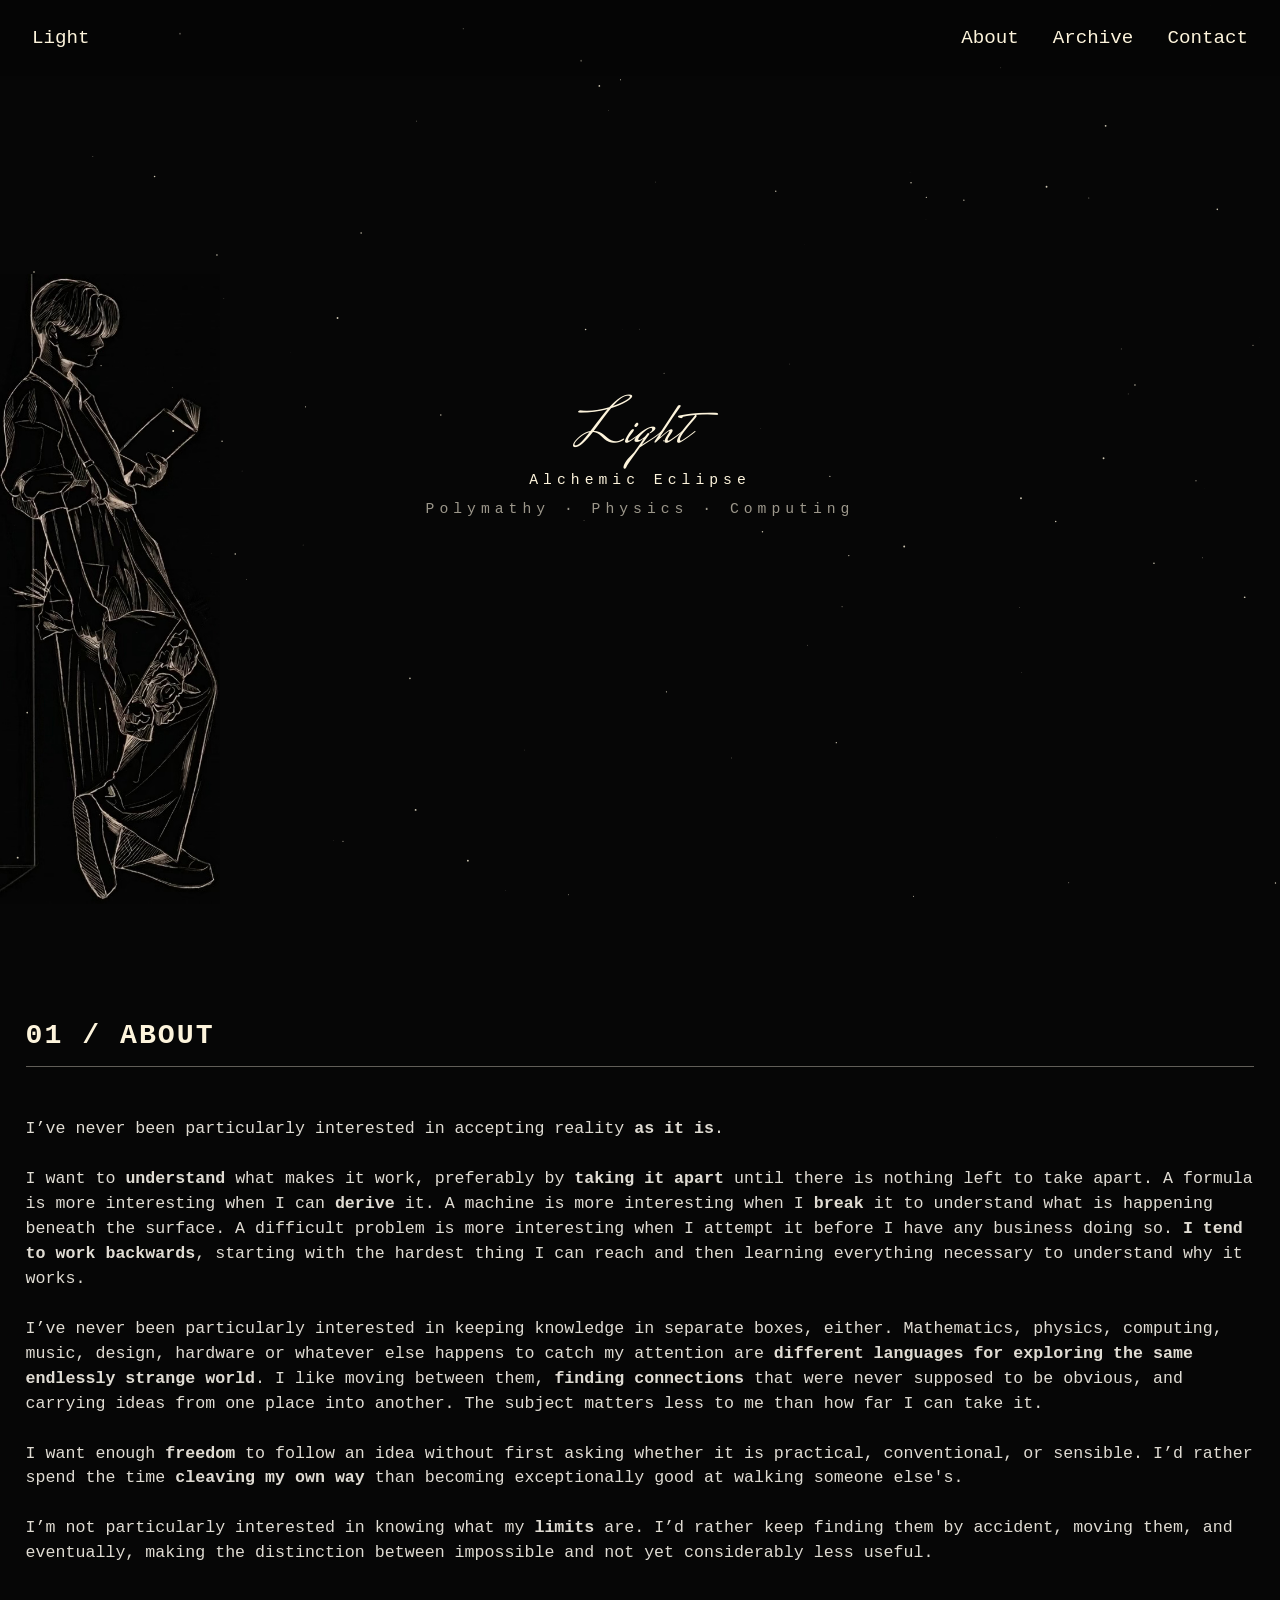
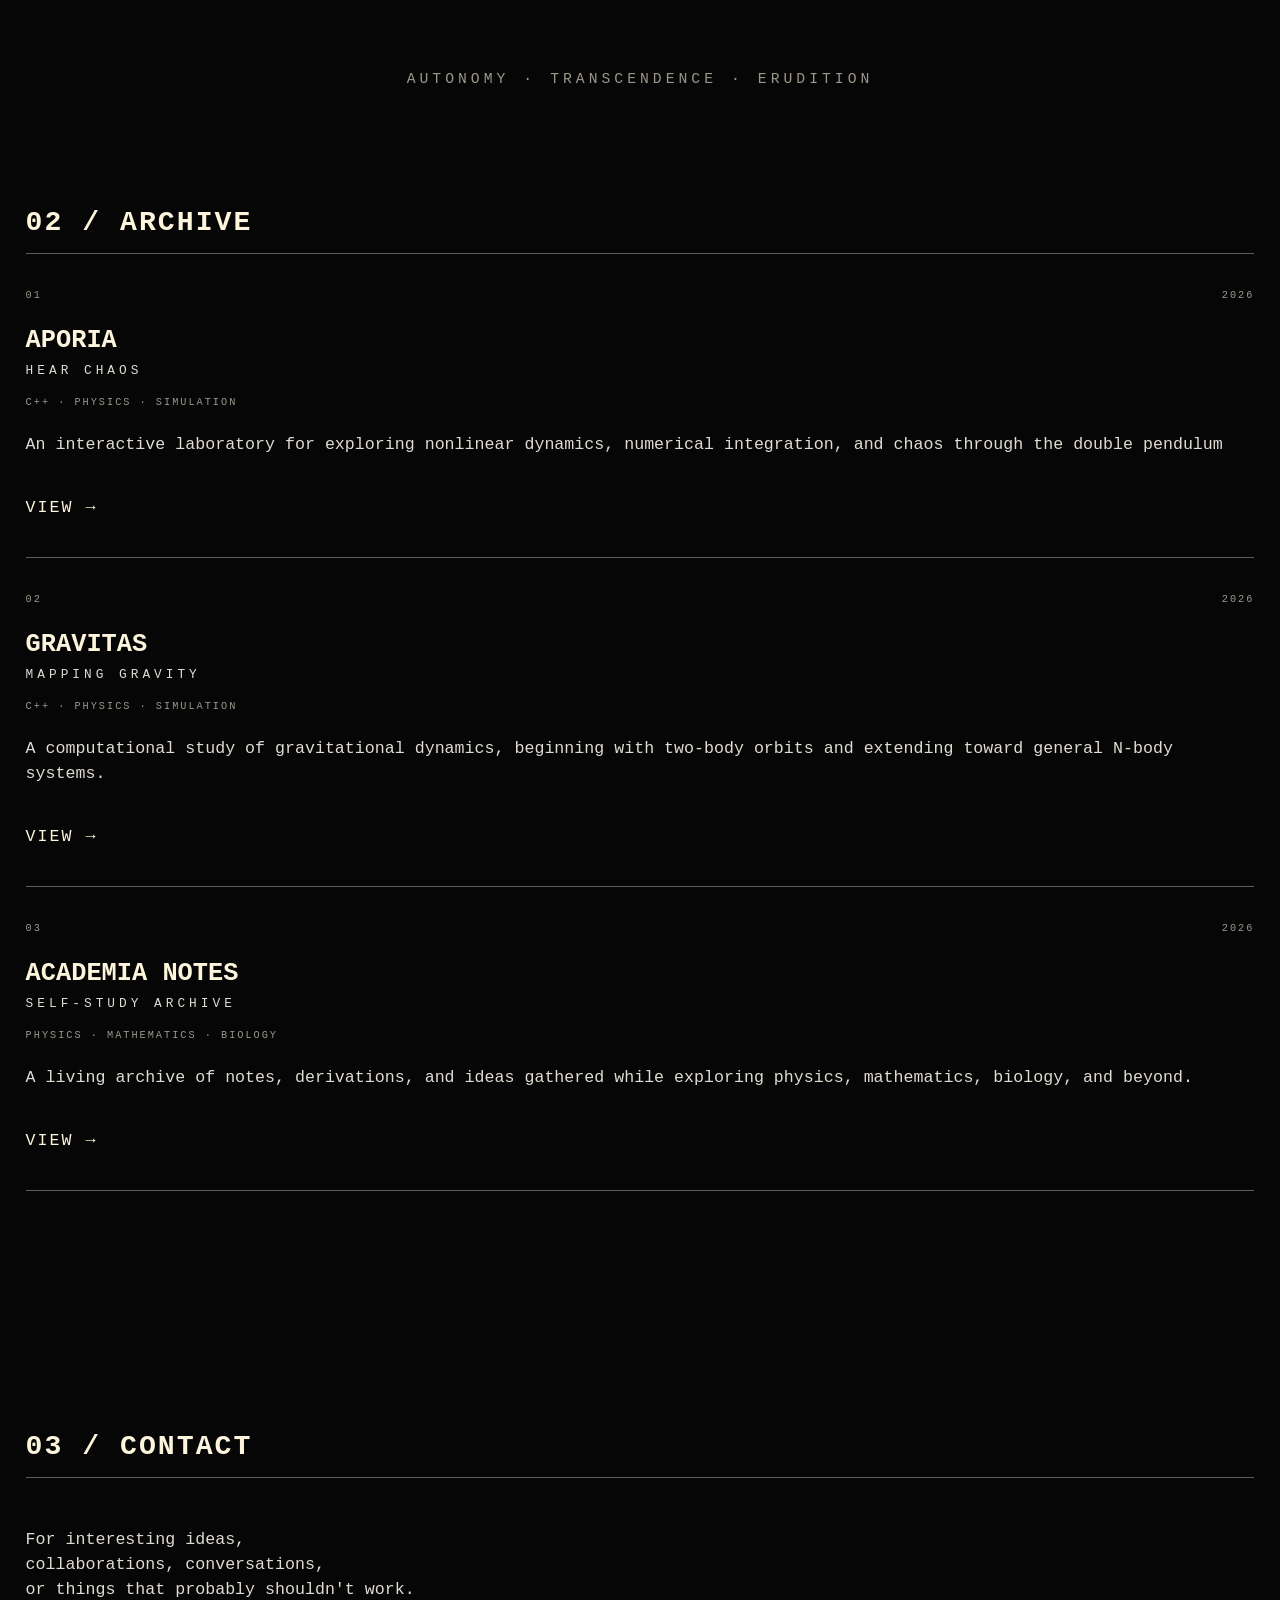
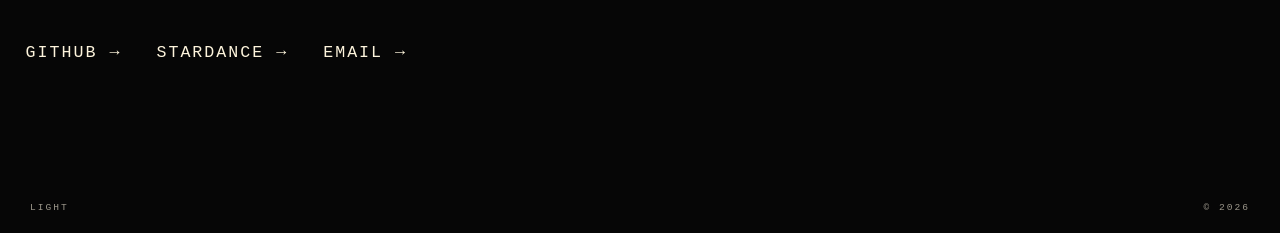
<file: index.html>
<!DOCTYPE html>
<html lang="en">
<head>
    <meta charset="UTF-8">
    <meta name="viewport" content="width=device-width, initial-scale=1.0">
    <link rel="stylesheet" href="css/style.css">
    <script src="js/script.js" defer></script>

    <link rel="icon" type="image/png" href="assets/favicon.png">

    <title>Light (Alchemic Eclipse)</title>
</head>
<body>
    <header>
        <nav>
            <a href="#hero">Light</a>
            <div class="nav-links">
                <a href="#about">About</a>
                <a href="#archive">Archive</a>
                <a href="#contact">Contact</a>
            </div>
        </nav>
    </header>

    <canvas id="snow"></canvas>

    <main>
        <section id="hero">
            <img class="hero-figure" src="assets/hero-figure.png" alt="">
    
            <a href="lab.html" class="hero-title">Light</a>
            <p>Alchemic Eclipse</p>
            <p id="desc">Polymathy · Physics · Computing</p>
        </section>    

        <section id="about">
            <h2>
                <a href="about.html">01 / ABOUT</a>
            </h2>

            <div class="about-content">

            <p>
                I’ve never been particularly interested in accepting reality <b>as it is</b>.    
            </p>
        
            <p>
                I want to <b>understand</b> what makes it work, preferably by <b>taking it apart</b> until there is nothing left to take apart. A formula is more interesting when I can <b>derive</b> it. A machine is more interesting when I <b>break</b> it to understand what is happening beneath the surface. A difficult problem is more interesting when I attempt it before I have any business doing so. <b>I tend to work backwards</b>, starting with the hardest thing I can reach and then learning everything necessary to understand why it works. 
            </p>

            <p>
                I’ve never been particularly interested in keeping knowledge in separate boxes, either. Mathematics, physics, computing, music, design, hardware or whatever else happens to catch my attention are <b>different languages for exploring the same endlessly strange world</b>. I like moving between them, <b>finding connections</b> that were never supposed to be obvious, and carrying ideas from one place into another. The subject matters less to me than how far I can take it.
            </p>

            <p>
                I want enough <b>freedom</b> to follow an idea without first asking whether it is practical, conventional, or sensible. I’d rather spend the time <b>cleaving my own way</b> than becoming exceptionally good at walking someone else's. 
            </p>

            <p>
                I’m not particularly interested in knowing what my <b>limits</b> are. I’d rather keep finding them by accident, moving them, and eventually, making the distinction between impossible and not yet considerably less useful.
            </p>

            </div>
        </section>


        <div class="about-signature">
            <span>AUTONOMY</span>
            <span>·</span>
            <span>TRANSCENDENCE</span>
            <span>·</span>
            <span>ERUDITION</span>
        </div>


        <section id="archive">
            <h2>02 / ARCHIVE</h2>

        <article class="archive-entry">
            <div class="archive-meta">
                <span>01</span>
                <span>2026</span>
            </div>

            <h3>APORIA</h3>
            <p class="archive-subtitle">HEAR CHAOS</p>

            <p class="archive-tags"> C++ · PHYSICS · SIMULATION </p>

            <p class="archive-description">
                An interactive laboratory for exploring nonlinear dynamics, numerical integration, and chaos through the double pendulum
            </p>

            <a href="https://github.com/Alchemic-Eclipse/aporia" target="_blank" rel="noopener noreferrer">VIEW →</a>
        </article>

        <article class="archive-entry">
            <div class="archive-meta">
                <span>02</span>
                <span>2026</span>
            </div>

            <h3>GRAVITAS</h3>
            
            <p class="archive-subtitle">MAPPING GRAVITY</p>

            <p class="archive-tags"> C++ · PHYSICS · SIMULATION </p>

            <p class="archive-description">
                A computational study of gravitational dynamics, beginning with two-body orbits and extending toward general N-body systems.
            </p>

            <a href="https://github.com/Alchemic-Eclipse/gravitas" target="_blank" rel="noopener noreferrer">VIEW →</a>

        </article>

        <article class="archive-entry">
            <div class="archive-meta">
                <span>03</span>
                <span>2026</span>
            </div>

            <h3>ACADEMIA NOTES</h3>
            
            <p class="archive-subtitle">SELF-STUDY ARCHIVE</p>

            <p class="archive-tags"> PHYSICS · MATHEMATICS · BIOLOGY </p>

            <p class="archive-description">
                A living archive of notes, derivations, and ideas gathered while exploring physics, mathematics, biology, and beyond.
            </p>

            <a href="https://github.com/Alchemic-Eclipse/academia-notes" target="_blank" rel="noopener noreferrer">VIEW →</a>

        </article>
        </section>

        <section id="contact">
            <h2>03 / CONTACT</h2>

            <div class="contact-content">
                <p>
                    For interesting ideas, 
                </p>
                <p>
                    collaborations, conversations,
                </p>
                <p>
                    or things that probably shouldn't work.
                </p>

                <div class="contact-links">
                    <a href="https://github.com/Alchemic-Eclipse" target="_blank" rel="noopener noreferrer">GITHUB →</a>
                    <a href="https://stardance.hackclub.com/@Eclipse/" target="_blank" rel="noopener noreferrer">STARDANCE →</a>
                    <a href="mailto:alchemic.eclipse@proton.me">EMAIL →</a>
                </div>
            </div>
        </section> 
    </main>

     <footer>
        <span>LIGHT</span>
        <span>© 2026</span>
     </footer>

</body> 
</html>
</file>
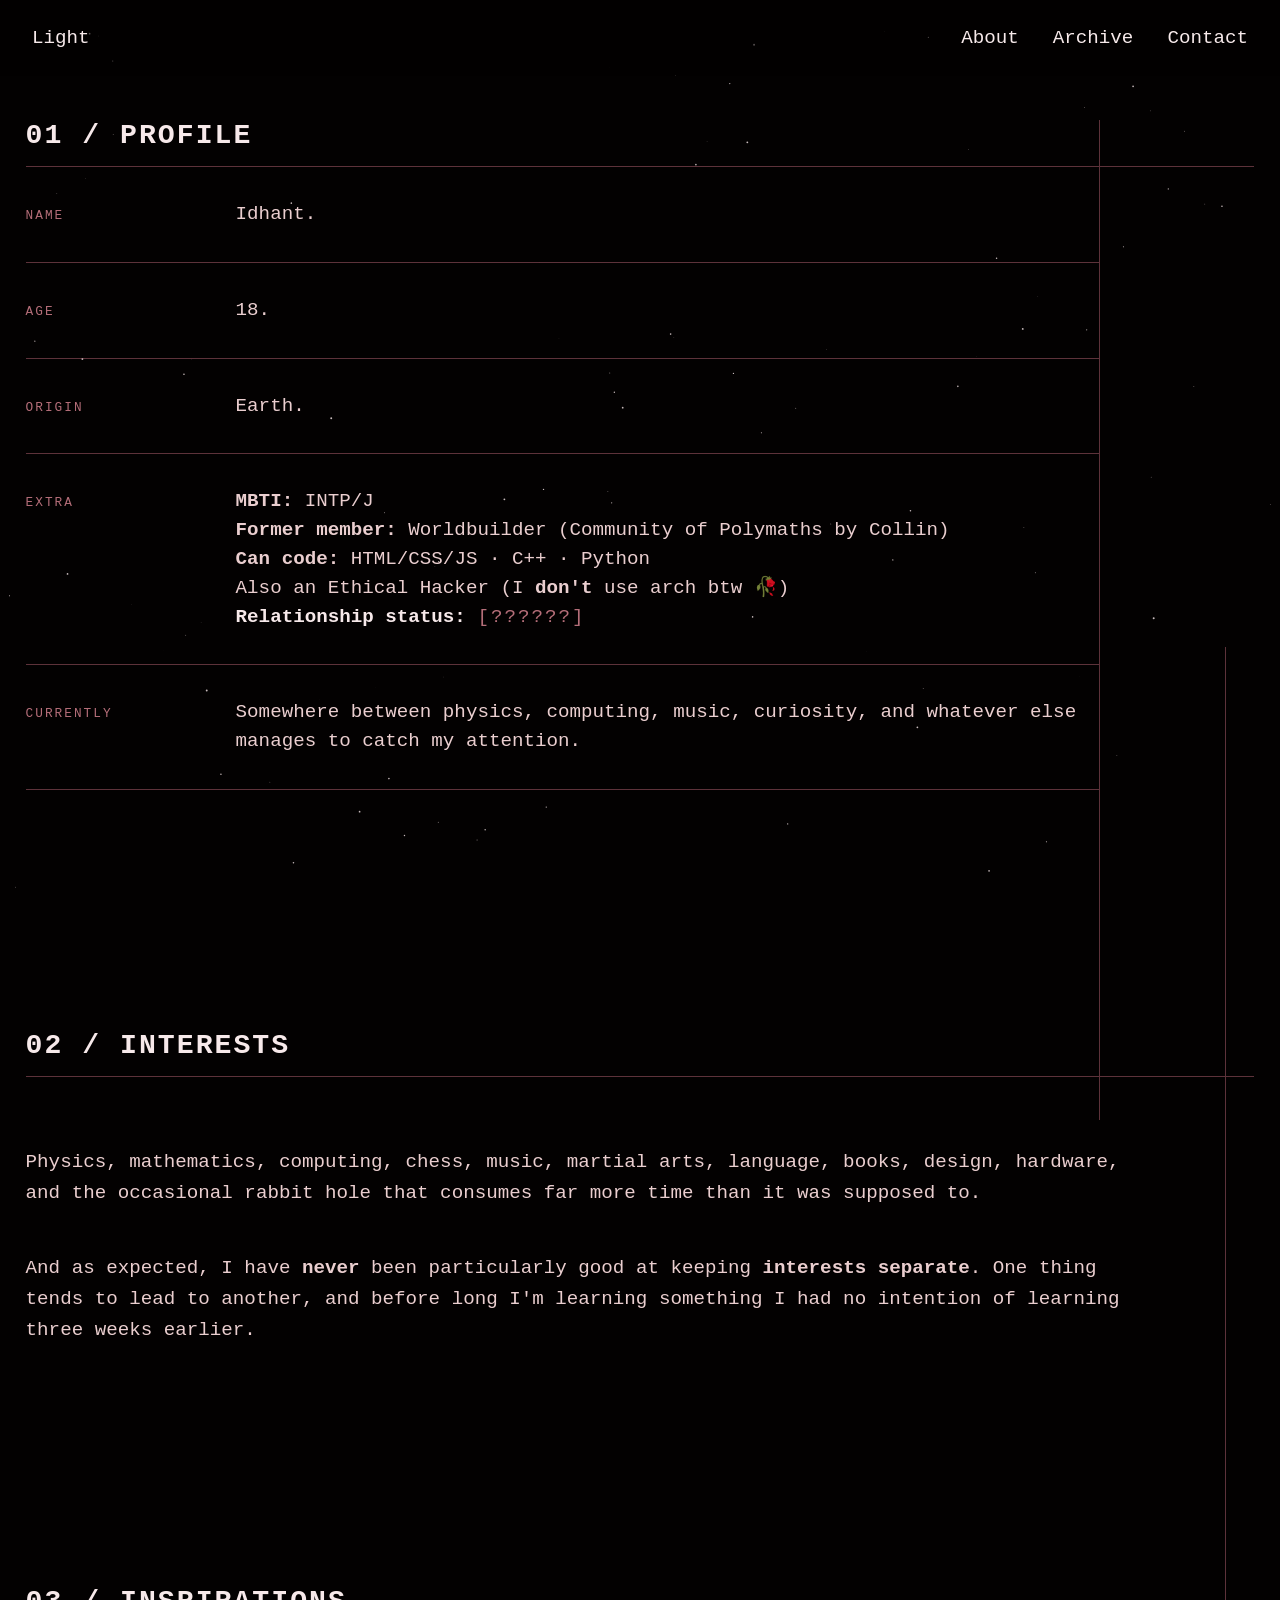
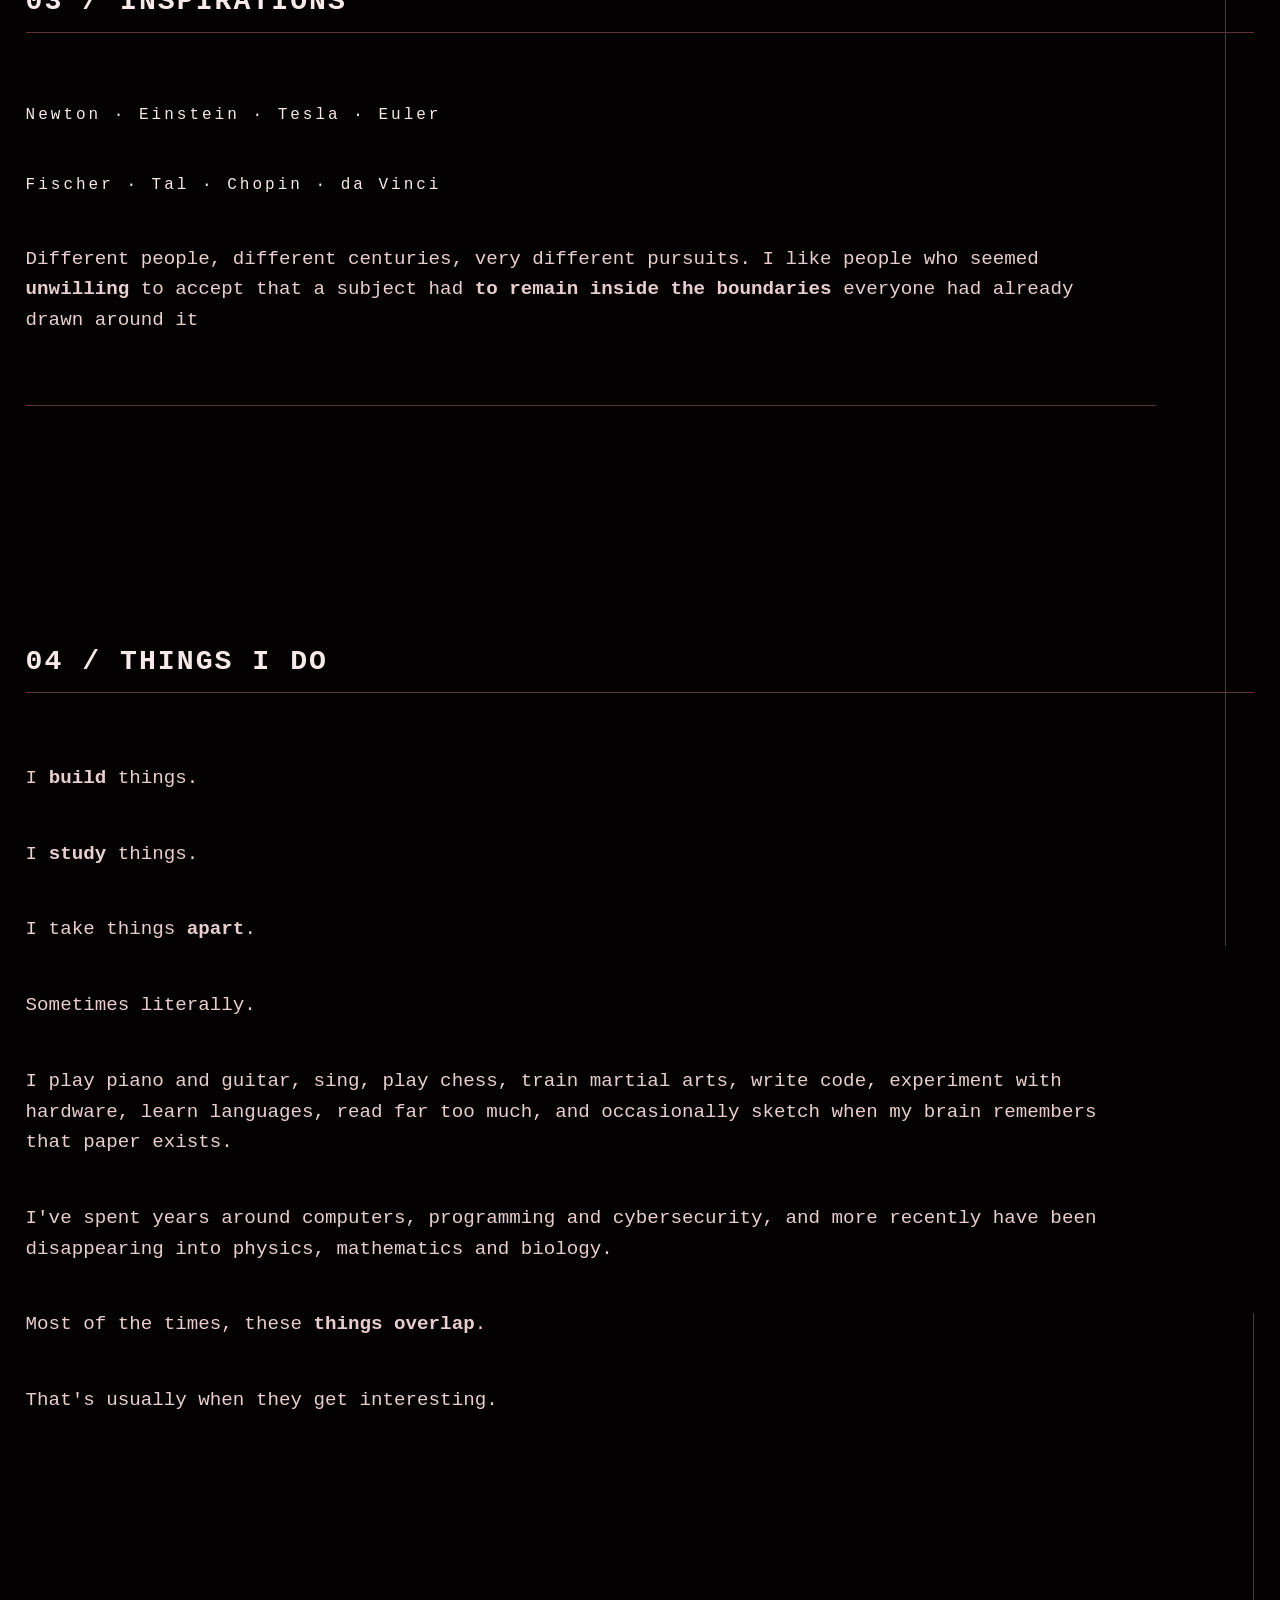
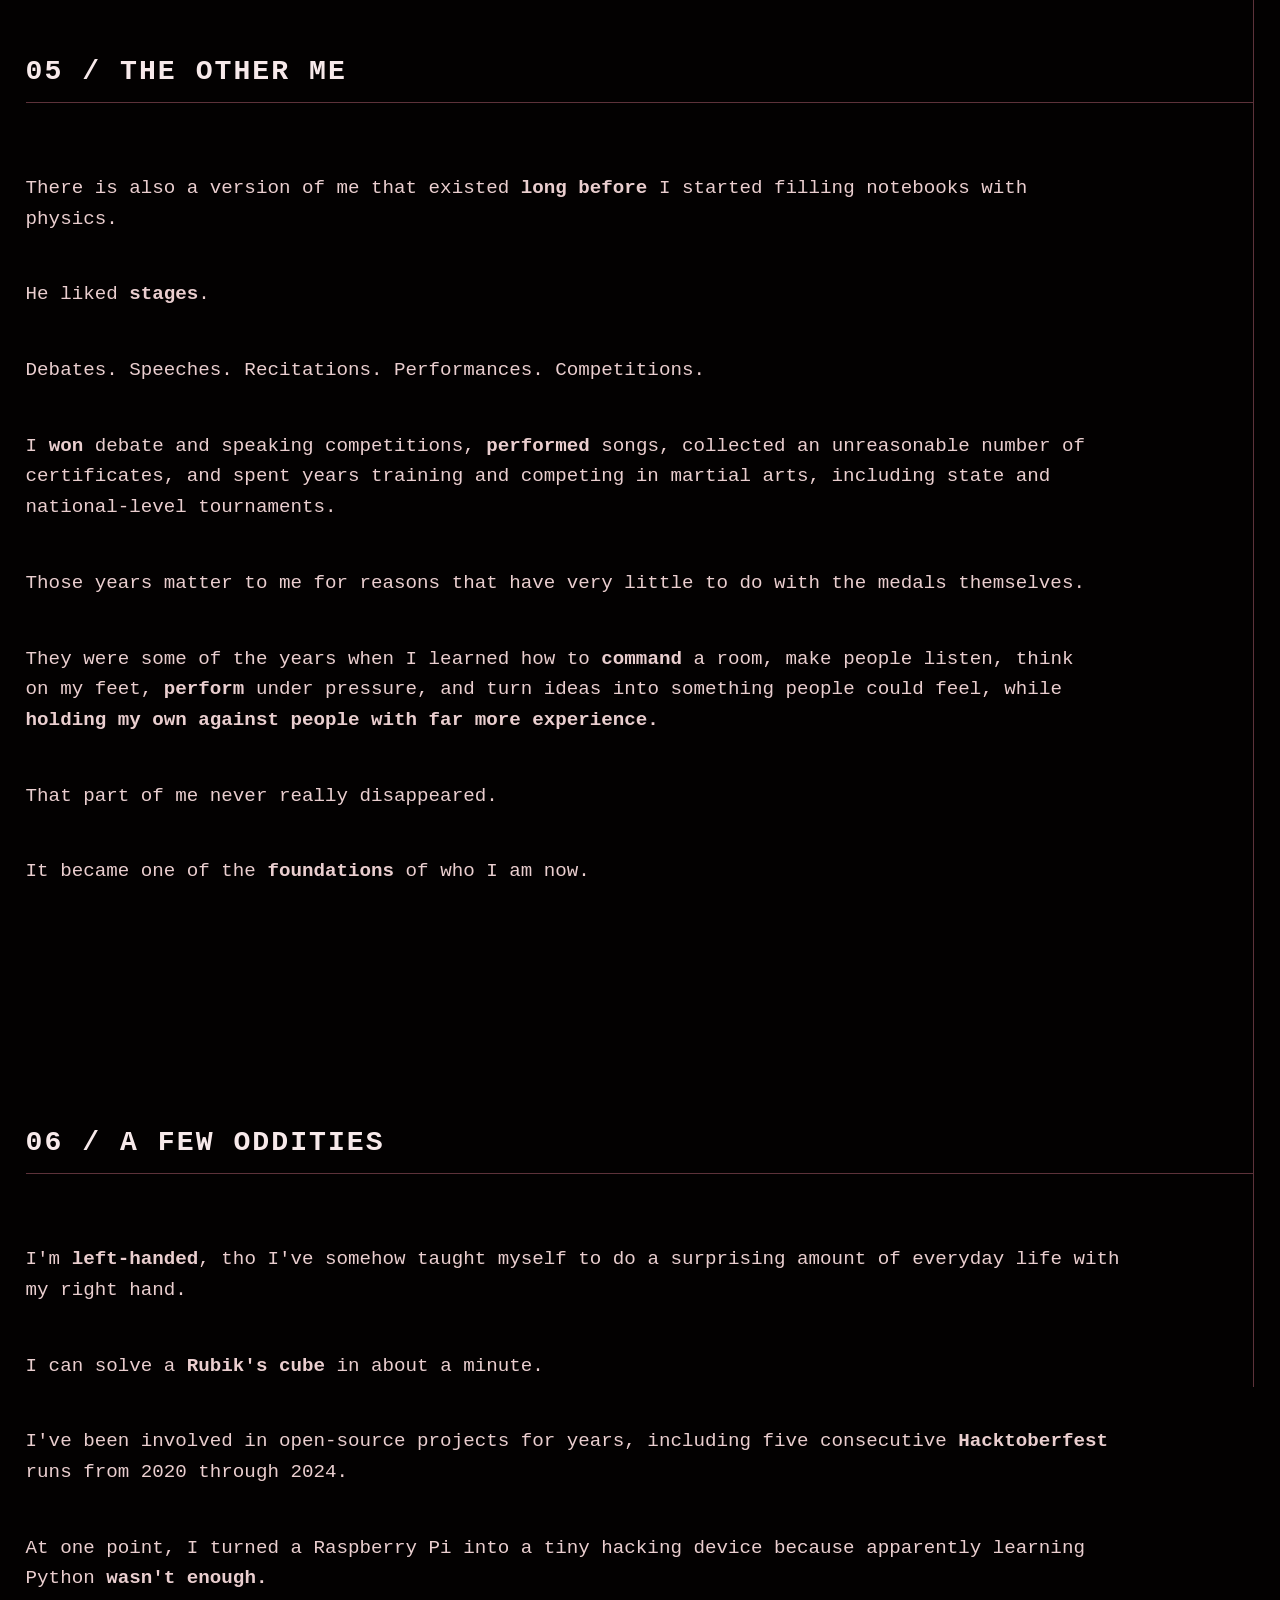
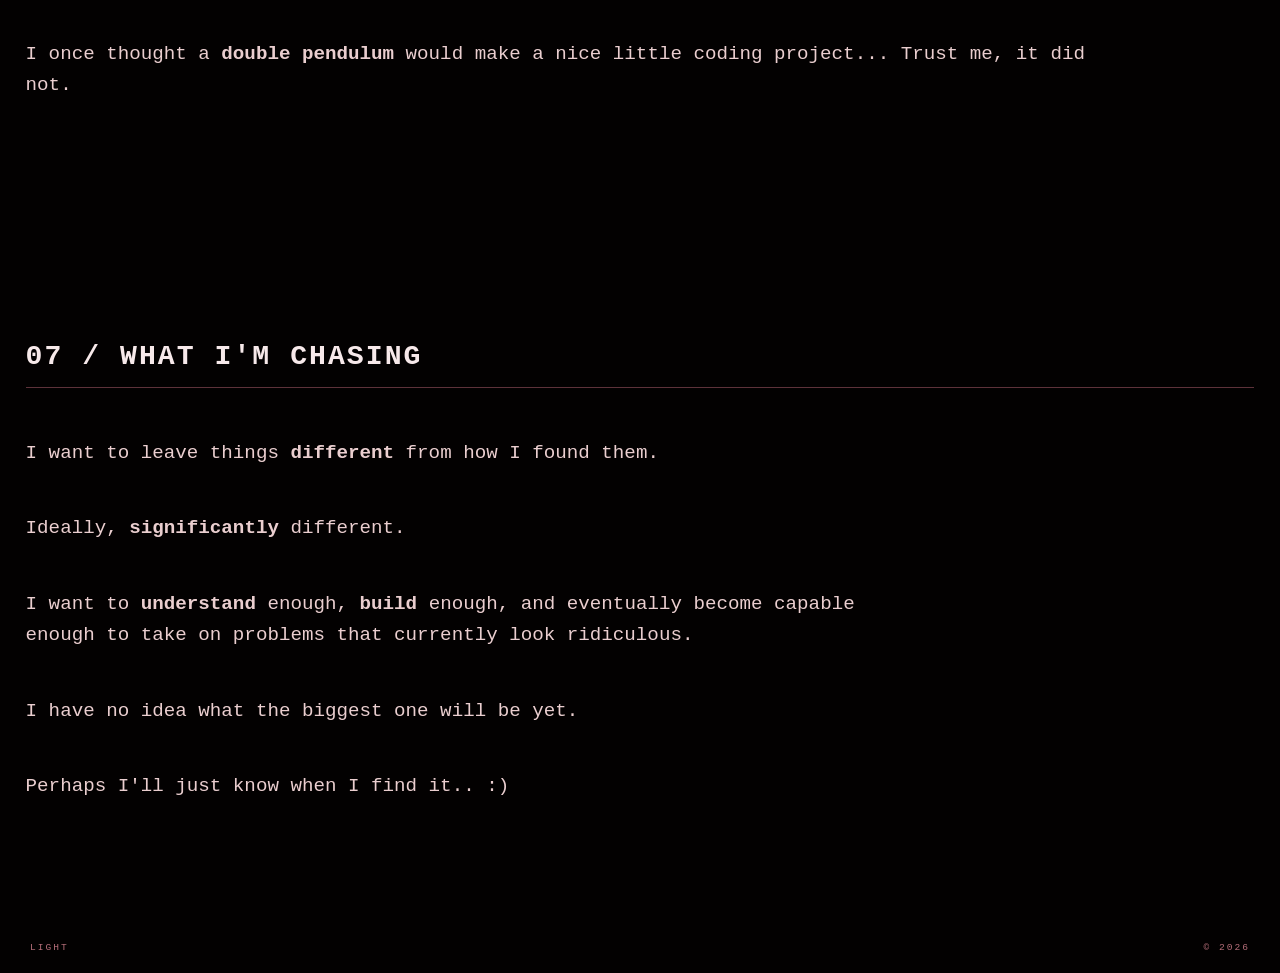
<file: about.html>
<!DOCTYPE html>
<html lang="en">
<head>
    <meta charset="UTF-8">
    <meta name="viewport" content="width=device-width, initial-scale=1.0">

    <link rel="stylesheet" href="css/style.css">
    <link rel="stylesheet" href="css/about.css">

    <script src="js/script.js" defer></script>

    <link rel="icon" type="image/png" href="assets/favicon.png">

    <title>About · Light</title>
</head>
<body>
    
    <header>
        <nav>
            <a href="index.html">Light</a>

            <div class="nav-links">
                <a href="index.html#about">About</a>
                <a href="index.html#archive">Archive</a>
                <a href="index.html#contact">Contact</a>
            </div>
        </nav>
    </header>

    <canvas id="snow"></canvas>

    <main>

        <section id="profile" class="about-section">

            <h2>01 / PROFILE</h2>

            <div class="about-facts">

                <div class="about-fact">
                    <span>NAME</span>
                    <p>Idhant.</p>
                </div>

                <div class="about-fact">
                    <span>AGE</span>
                    <p>18.</p>
                </div>

                <div class="about-fact">
                    <span>ORIGIN</span>
                    <p>Earth.</p>
                </div>

                <div class="about-fact">
                    <span>EXTRA</span>
                    <p><b>MBTI:</b> INTP/J <br> 
                       <b>Former member:</b> Worldbuilder (Community of Polymaths by Collin) <br>
                       <b>Can code:</b> HTML/CSS/JS · C++ · Python <br>
                       Also an Ethical Hacker (I <b>don't</b> use arch btw 🥀) <br>
                       <b style="color: #F7E9EA;">Relationship status: </b>
                       <span class="secret-status" onclick="this.textContent='Aren\'t you a curious one? 🗿'">[??????]</span>
                    </p>
                </div>
                
                <div class="about-fact">
                    <span>CURRENTLY</span>
                    <p>Somewhere between physics, computing, music, curiosity, and whatever else manages to catch my attention.</p>
                </div>



            </div>
        </section>

        <section id="interests" class="about-section">

            <h2>02 / INTERESTS</h2>

            <div class="about-content" id="interests-content">

                <p>
                    Physics, mathematics, computing, chess, music, martial arts, language, books, design, hardware, and the occasional rabbit hole that consumes far more time than it was supposed to.
                </p>

                <p>
                    And as expected, I have <b>never</b> been particularly good at keeping <b>interests separate</b>. One thing tends to lead to another, and before long I'm learning something I had no intention of learning three weeks earlier.
                </p>

            </div>
        </section>

        <section id="inspirations" class="about-section">

            <h2>03 / INSPIRATIONS</h2>

            <div class="about-content" id="inspirations-content">

                <p class="inspiration-line">
                    Newton · Einstein · Tesla · Euler
                </p>       

                 <p class="inspiration-line">
                    Fischer · Tal · Chopin · da Vinci
                </p>

                <p>
                    Different people, different centuries, very different pursuits. I like people who seemed <b>unwilling</b> to accept that a subject had <b>to remain inside the boundaries</b> everyone had already drawn around it
                </p>

            </div>
        </section>

        <section class="things-i-do about-section">

            <h2>04 / THINGS I DO</h2>

            <div class="about-content">

                <p>I <b>build</b> things.</p>
                <p>I <b>study</b> things.</p>
                <p>I take things <b>apart</b>.</p>
                <p>Sometimes literally.</p>

                <p>
                    I play piano and guitar, sing, play chess, train martial arts, write code, experiment with hardware, learn languages, read far too much, and occasionally sketch when my brain remembers that paper exists.
                </p>

                <p>
                    I've spent years around computers, programming and cybersecurity, and more recently have been disappearing into physics, mathematics and biology.
                </p>

                <p>
                    Most of the times, these <b>things overlap</b>.
                </p>

                <p>
                    That's usually when they get interesting.
                </p>

            </div>
        </section>

        <section id="other-me" class="about-section">

            <h2>05 / THE OTHER ME</h2>

            <div class="about-content" id="other-me-content">

                <p>
                    There is also a version of me that existed <b>long before</b> I started filling notebooks with physics.
                </p>

                <p>
                    He liked <b>stages</b>.
                </p>

                <p>
                    Debates. Speeches. Recitations. Performances. Competitions.
                </p>

                <p>
                    I <b>won</b> debate and speaking competitions, <b>performed</b> songs, collected an unreasonable number of certificates, and spent years training and competing in martial arts, including state and national-level tournaments.
                </p>
                
                <p>
                    Those years matter to me for reasons that have very little to do with the medals themselves.
                </p>

                <p>
                    They were some of the years when I learned how to <b>command</b> a room, make people listen, think on my feet, <b>perform</b> under pressure, and turn ideas into something people could feel, while <b>holding my own against people with far more experience.</b>
                </p>

                <p>
                    That part of me never really disappeared.
                </p>

                <p>
                    It became one of the <b>foundations</b> of who I am now.
                </p>

            </div>
        </section>

        <section id="oddities" class="about-section">

            <h2>06 / A FEW ODDITIES</h2>

            <div class="about-content">

                <p>
                    I'm <b>left-handed</b>, tho I've somehow taught myself to do a surprising amount of everyday life with my right hand. 
                </p>

                <p>
                    I can solve a <b>Rubik's cube</b> in about a minute.
                </p>

                <p>
                    I've been involved in open-source projects for years, including five consecutive <b>Hacktoberfest</b> runs from 2020 through 2024.
                </p>

                <p>
                    At one point, I turned a Raspberry Pi into a tiny hacking device because apparently learning Python <b>wasn't enough.</b>
                </p>

                <p>
                    I once thought a <b>double pendulum</b> would make a nice little coding project... Trust me, it did not.
                </p>

            </div>
        </section>

        <section id="chasing" class="about-section">

            <h2>07 / WHAT I'M CHASING</h2>

            <div class="chasing-content">

                <p>
                    I want to leave things <b>different</b> from how I found them.
                </p>

                <p>
                    Ideally, <b>significantly</b> different.
                </p>

                <p>
                    I want to <b>understand</b> enough, <b>build</b> enough, and eventually become capable enough to take on problems that currently look ridiculous.
                </p>

                <p>
                    I have no idea what the biggest one will be yet.
                </p>

                <p>
                    Perhaps I'll just know when I find it.. :)
                </p>

            </div>
        </section>
    </main>

    <footer>
        <span>LIGHT</span>
        <span>© 2026</span>
    </footer>

</body>
</html>
</file>
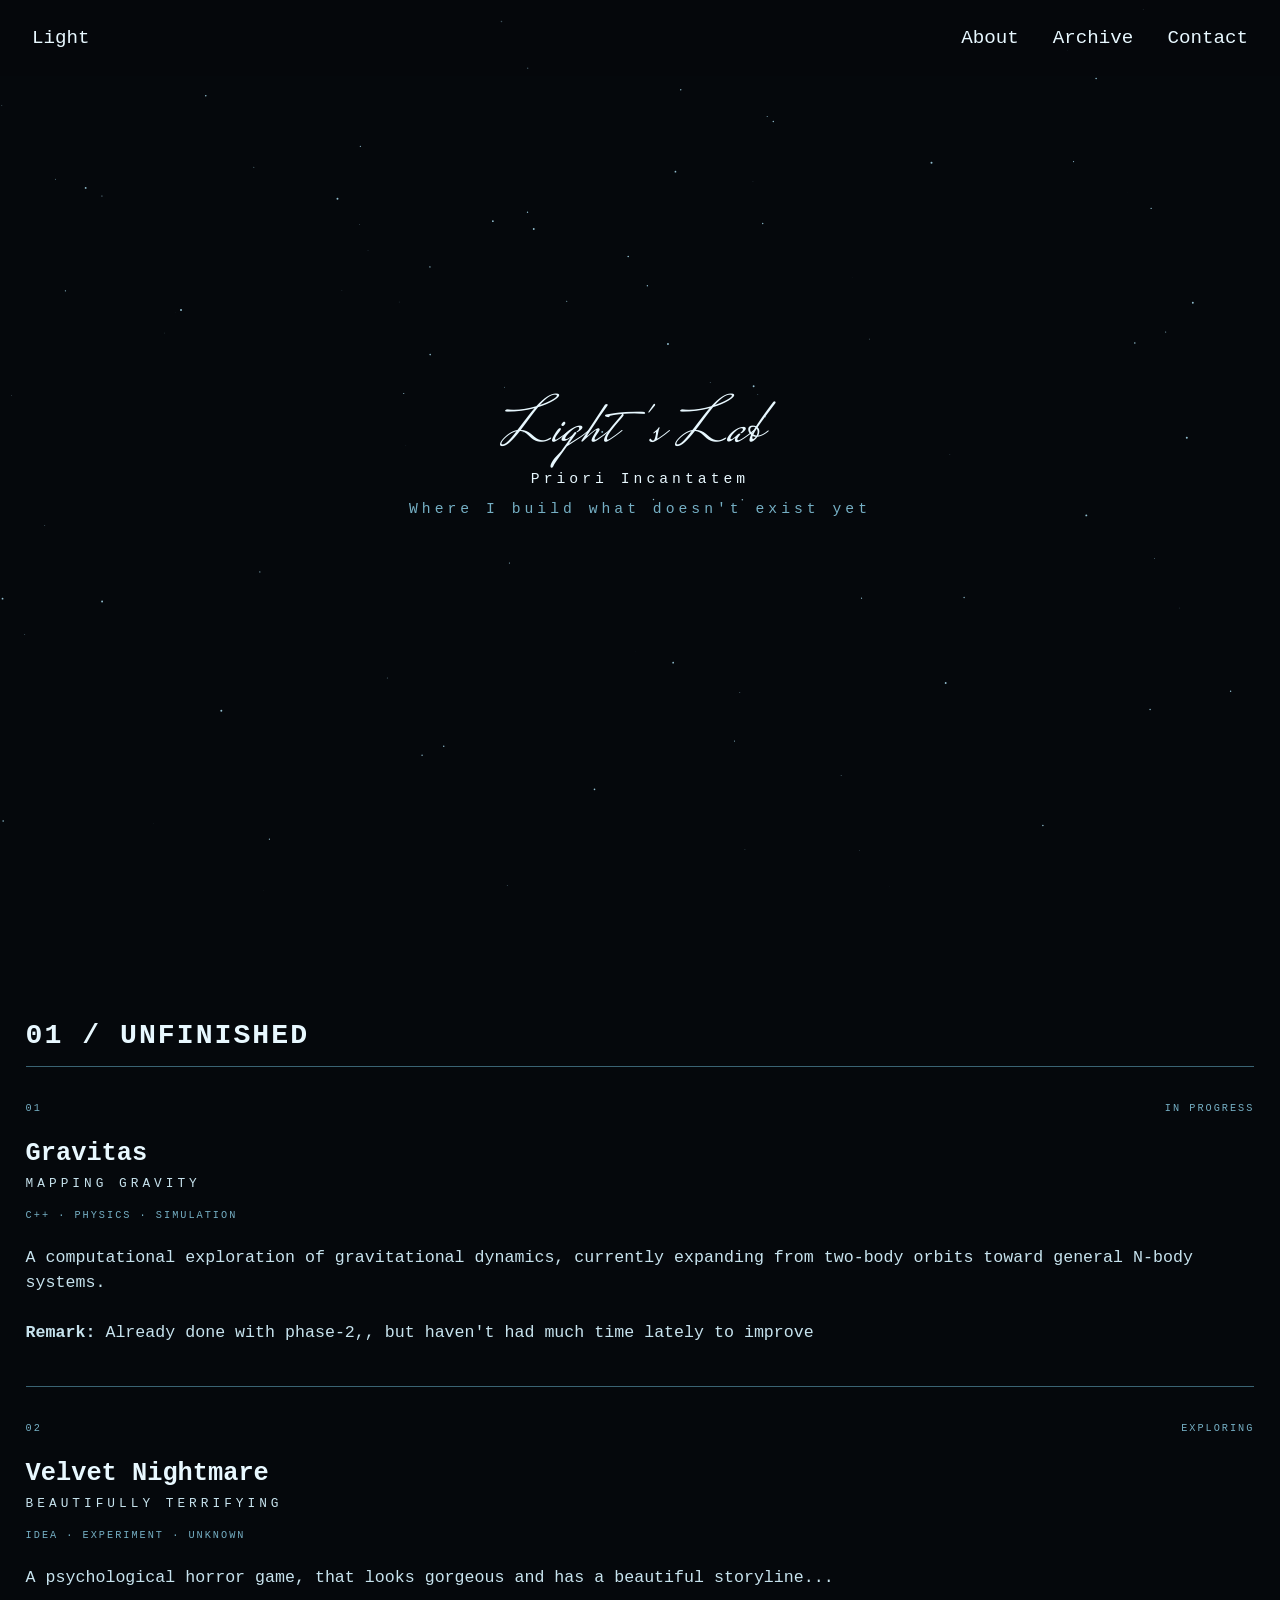
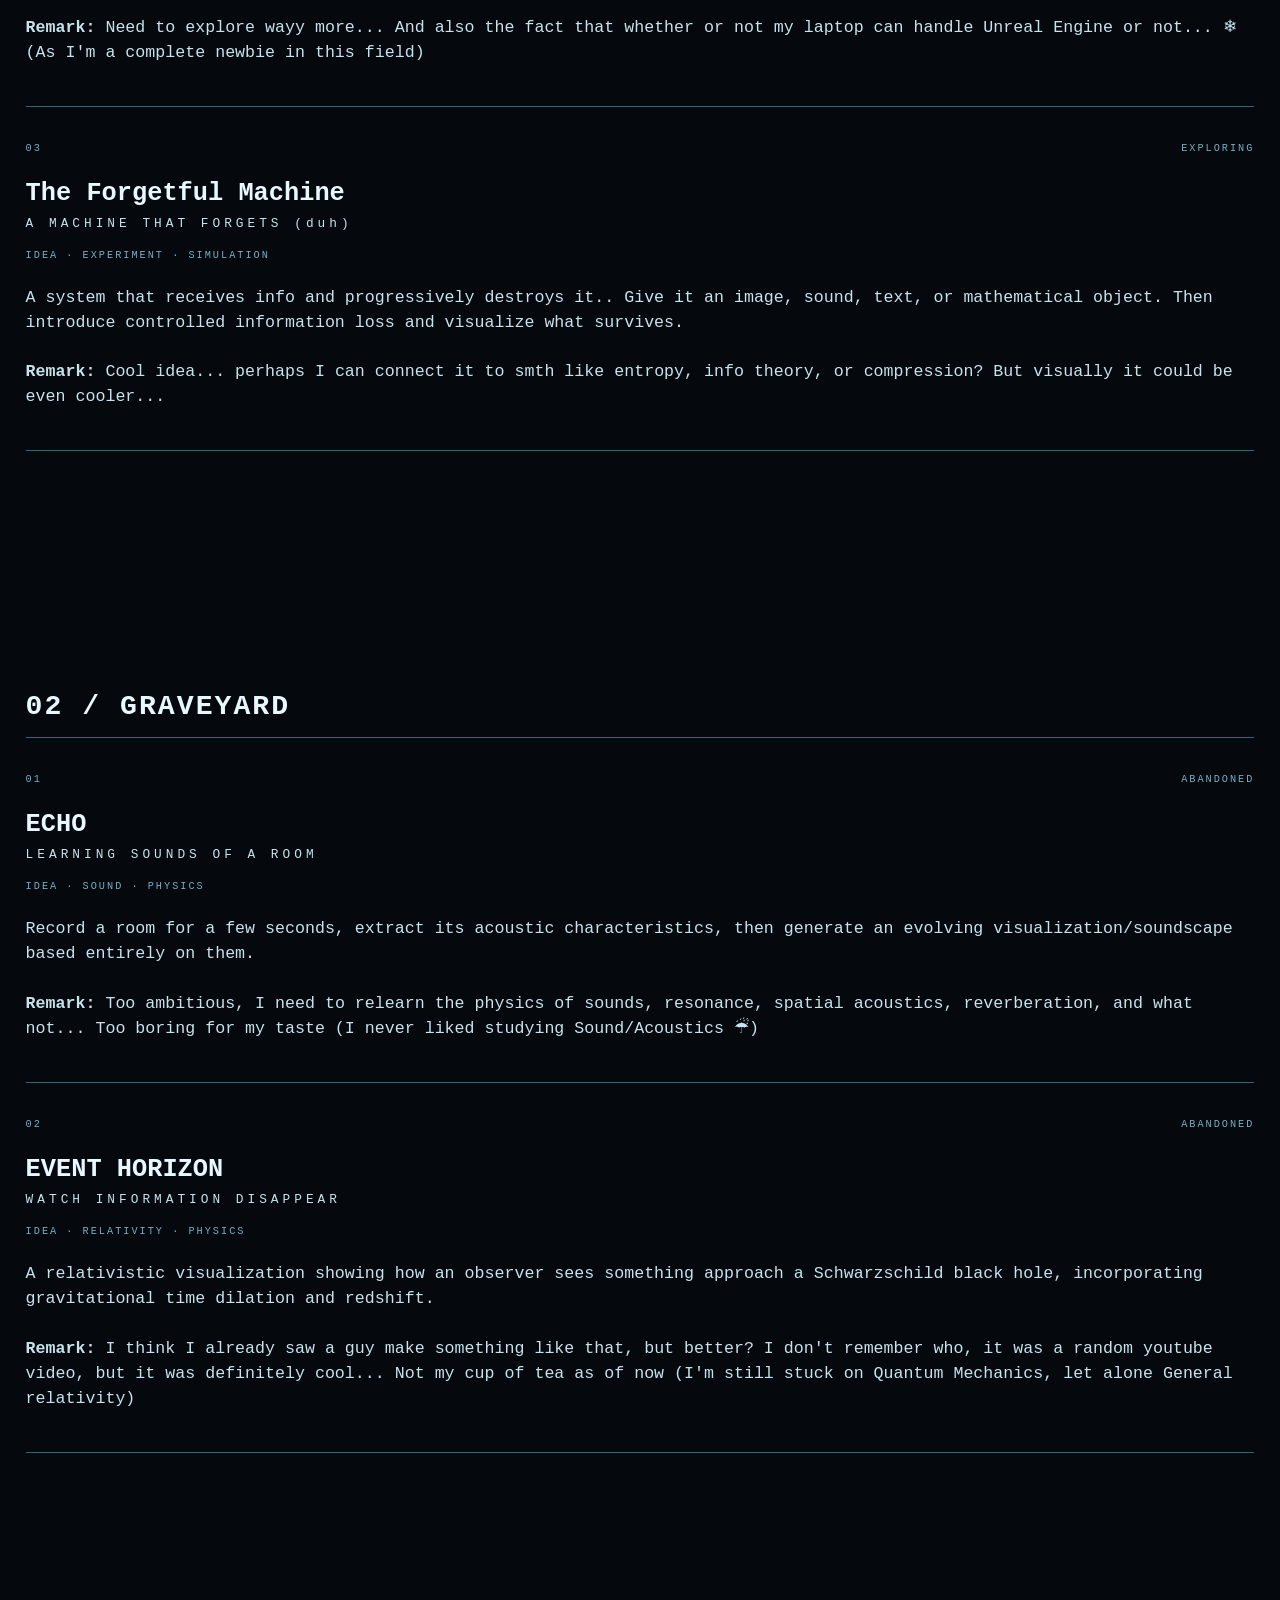
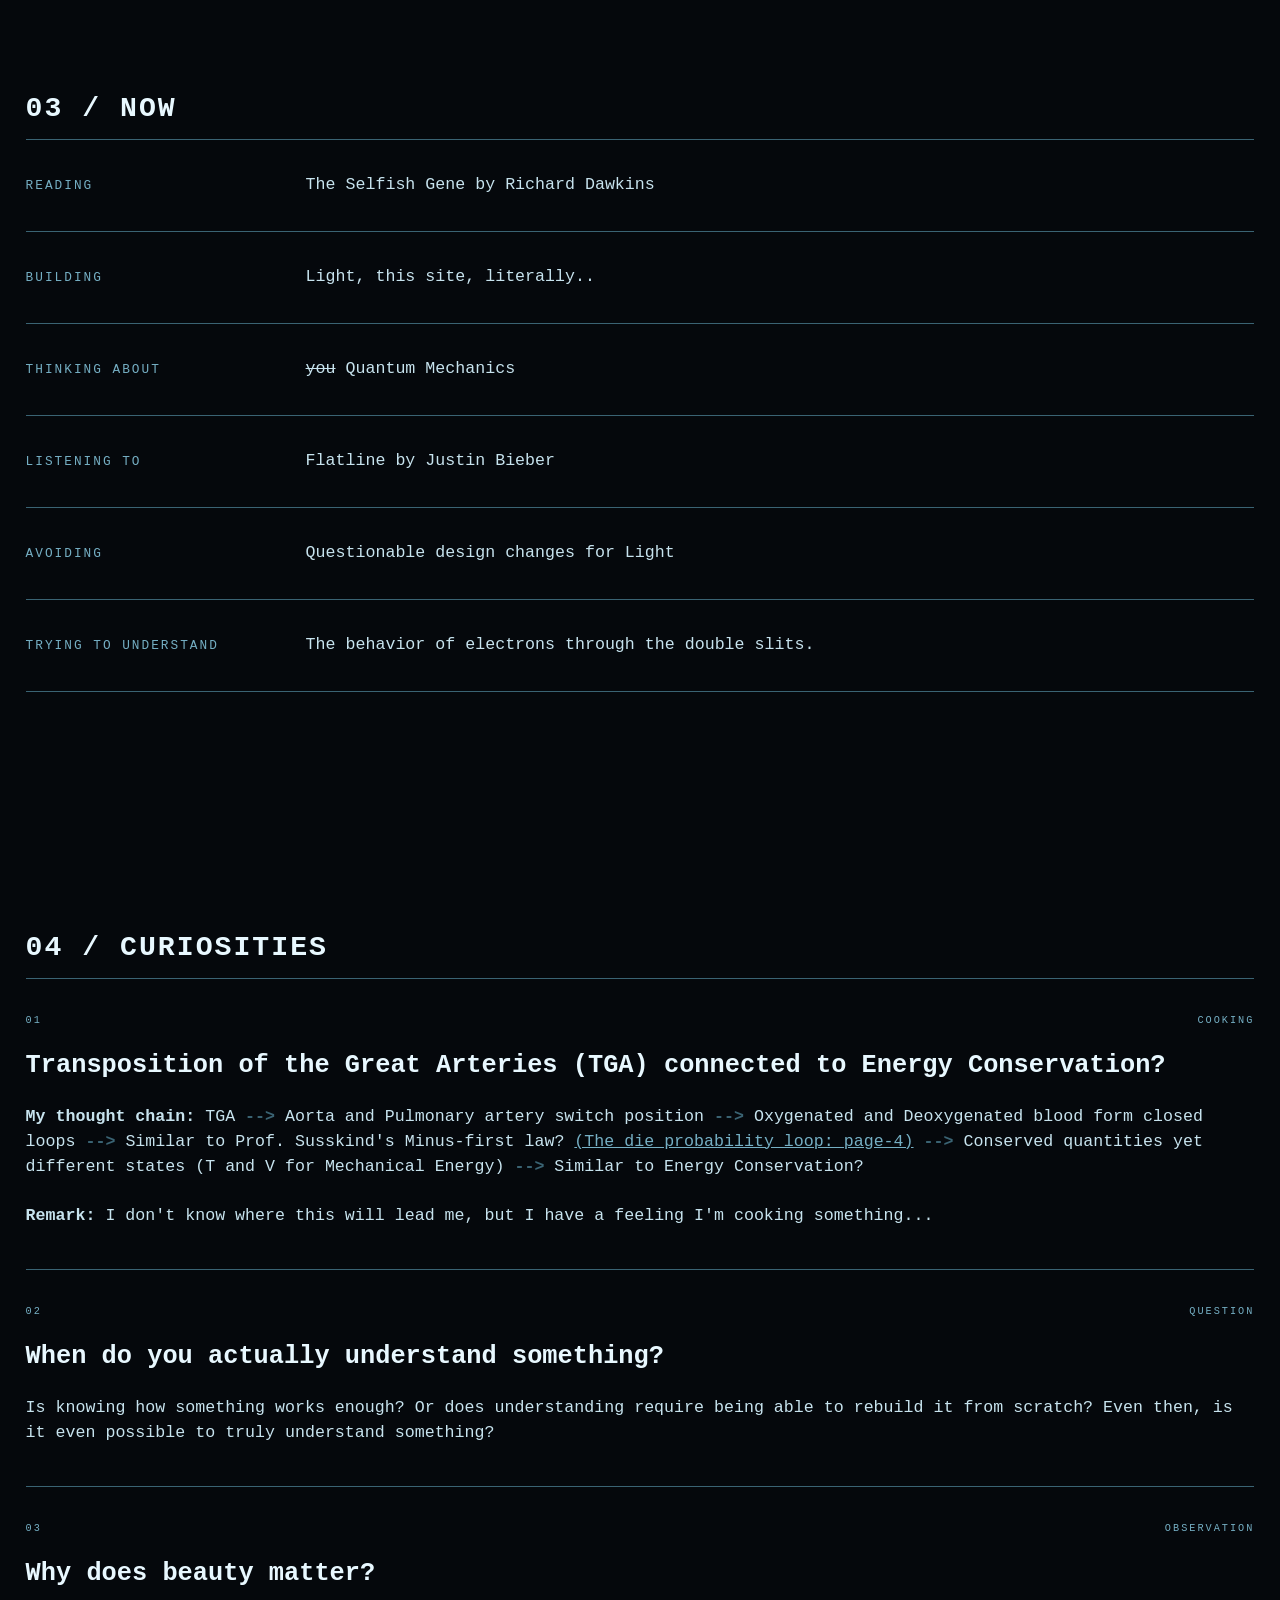
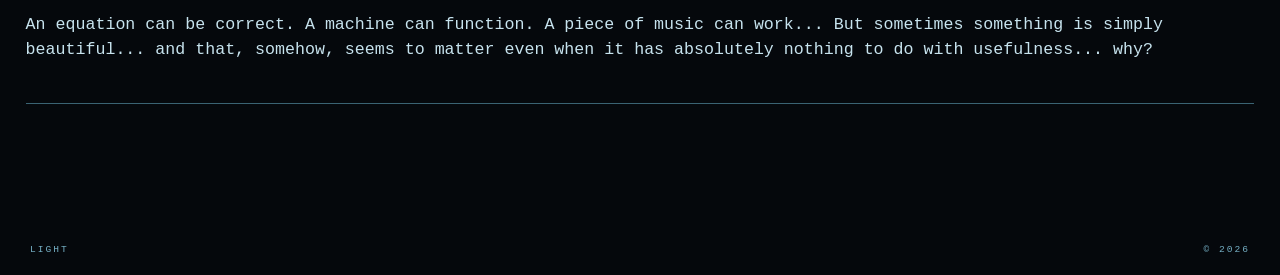
<file: lab.html>
<!DOCTYPE html>
<html lang="en">
<head>
    <meta charset="UTF-8">
    <meta name="viewport" content="width=device-width, initial-scale=1.0">

    <link rel="stylesheet" href="css/style.css">
    <link rel="stylesheet" href="css/lab.css">

    <script src="js/script.js" defer></script>

    <link rel="icon" type="image/png" href="assets/favicon.png">

    <title>Light's Lab</title>
</head>
<body class="lab-page">

    <header>
        <nav>
            <a href="index.html">Light</a>

            <div class="nav-links">
                <a href="index.html#about">About</a>
                <a href="index.html#archive">Archive</a>
                <a href="index.html#contact">Contact</a>
            </div>
        </nav>
    </header>

    <canvas id="snow"></canvas>

    <main>

        <section id="hero">
            <h2 class="hero-title">Light's Lab</h2>
            <p>Priori Incantatem</p>
            <p id="desc">Where I build what doesn't exist yet</p>
        </section>    


        <section id="unfinished">
            <h2>01 / UNFINISHED</h2>

            <article class="unfinished-entry">

                <div class="unfinished-meta">
                    <span>01</span>
                    <span>IN PROGRESS</span>
                </div>

                <h3>Gravitas</h3>

                <p class="unfinished-subtitle">MAPPING GRAVITY</p>
                <p class="unfinished-tags">C++ · PHYSICS · SIMULATION</p>
                <p class="unfinished-description">
                    A computational exploration of gravitational dynamics, currently expanding from two-body orbits toward general N-body systems.
                    <br>
                    <br>
                    <b>Remark:</b> Already done with phase-2,, but haven't had much time lately to improve
                </p>
            </article>

            <article class="unfinished-entry">

                <div class="unfinished-meta">
                    <span>02</span>
                    <span>EXPLORING</span>
                </div>

                <h3>Velvet Nightmare</h3>

                <p class="unfinished-subtitle">BEAUTIFULLY TERRIFYING</p>
                <p class="unfinished-tags">IDEA · EXPERIMENT · UNKNOWN</p>
                <p class="unfinished-description">
                    A psychological horror game, that looks gorgeous and has a beautiful storyline... 
                    <br>
                    <br>
                    <b>Remark:</b> Need to explore wayy more... And also the fact that whether or not my laptop can handle Unreal Engine or not... ❄︎ (As I'm a complete newbie in this field)
                </p>
            </article>

            <article class="unfinished-entry">

                <div class="unfinished-meta">
                    <span>03</span>
                    <span>EXPLORING</span>
                </div>

                <h3>The Forgetful Machine</h3>

                <p class="unfinished-subtitle">A MACHINE THAT FORGETS (duh)</p>
                <p class="unfinished-tags">IDEA · EXPERIMENT · SIMULATION</p>
                <p class="unfinished-description">
                    A system that receives info and progressively destroys it.. Give it an image, sound, text, or mathematical object. Then introduce controlled information loss and visualize what survives.
                    <br>
                    <br>
                    <b>Remark:</b> Cool idea... perhaps I can connect it to smth like entropy, info theory, or compression? But visually it could be even cooler... 
                </p>
            </article>

        </section>

        <section id="graveyard">
            <h2>02 / GRAVEYARD</h2>

            <article class="graveyard-entry">

                <div class="graveyard-meta">
                    <span>01</span>
                    <span>ABANDONED</span>
                </div>

                <h3>ECHO</h3>

                <p class="graveyard-subtitle">LEARNING SOUNDS OF A ROOM</p>
                <p class="graveyard-tags">IDEA · SOUND · PHYSICS</p>
                <p class="graveyard-description">
                    Record a room for a few seconds, extract its acoustic characteristics, then generate an evolving visualization/soundscape based entirely on them.
                    <br>
                    <br>
                    <b>Remark:</b> Too ambitious, I need to relearn the physics of sounds, resonance, spatial acoustics, reverberation, and what not... Too boring for my taste (I never liked studying Sound/Acoustics ☔︎)
                </p>
            </article>

            <article class="graveyard-entry">

                <div class="graveyard-meta">
                    <span>02</span>
                    <span>ABANDONED</span>
                </div>

                <h3>EVENT HORIZON</h3>

                <p class="graveyard-subtitle">WATCH INFORMATION DISAPPEAR</p>
                <p class="graveyard-tags">IDEA · RELATIVITY · PHYSICS</p>
                <p class="graveyard-description">
                    A relativistic visualization showing how an observer sees something approach a Schwarzschild black hole, incorporating gravitational time dilation and redshift.
                    <br>
                    <br>
                    <b>Remark:</b> I think I already saw a guy make something like that, but better? I don't remember who, it was a random youtube video, but it was definitely cool... Not my cup of tea as of now (I'm still stuck on Quantum Mechanics, let alone General relativity)
                </p>
            </article>


        </section>

        <section id="now">
            <h2>03 / NOW</h2>

            <div class="now-item">
                <span>READING</span>
                <p>The Selfish Gene by Richard Dawkins</p>
            </div>

           <div class="now-item">
                <span>BUILDING</span>
                <p>Light, this site, literally..</p>
            </div>

           <div class="now-item">
                <span>THINKING ABOUT</span>
                <p><s>you</s> Quantum Mechanics</p>
            </div>

           <div class="now-item">
                <span>LISTENING TO</span>
                <p>Flatline by Justin Bieber</p>
            </div>  

           <div class="now-item">
                <span>AVOIDING</span>
                <p>Questionable design changes for Light</p>
            </div>        
            
            <div class="now-item">
                <span>TRYING TO UNDERSTAND</span>
                <p>The behavior of electrons through the double slits.</p>
            </div>
        </section>

        <section id="curiosities">
            <h2>04 / CURIOSITIES</h2>

            <article class="curiosity-entry">

                <div class="curiosity-meta">
                    <span>01</span>
                    <span>COOKING</span>
                </div>

                <h3>Transposition of the Great Arteries (TGA) connected to Energy Conservation?</h3>

                <p class="curiosity-description">
                    <b>My thought chain:</b> TGA <b style="color: #3A6373;">--></b> Aorta and Pulmonary artery switch position <b style="color: #3A6373;">--></b> Oxygenated and Deoxygenated blood form closed loops <b style="color: #3A6373;">--></b> Similar to Prof. Susskind's Minus-first law? <a href="https://github.com/Alchemic-Eclipse/academia-notes/blob/main/physics/classical-mechanics/cm-notes/1)%20basics.pdf" style="color: #75AFC4;" target="_blank" rel="noopener noreferrer">(The die probability loop: page-4)</a> <b style="color: #3A6373;">--></b> Conserved quantities yet different states (T and V for Mechanical Energy) <b style="color: #3A6373;">--></b> Similar to Energy Conservation?
                    <br>
                    <br>
                    <b>Remark:</b> I don't know where this will lead me, but I have a feeling I'm cooking something...  
                </p>
            </article>  

            <article class="curiosity-entry">

                <div class="curiosity-meta">
                    <span>02</span>
                    <span>QUESTION</span>
                </div>

                <h3>When do you actually understand something?</h3>

                <p class="curiosity-description">
                    Is knowing how something works enough? Or does understanding require being able to rebuild it from scratch? Even then, is it even possible to truly understand something?
                </p>
            </article>  

            <article class="curiosity-entry">

                <div class="curiosity-meta">
                    <span>03</span>
                    <span>OBSERVATION</span>
                </div>

                <h3>Why does beauty matter?</h3>

                <p class="curiosity-description">
                    An equation can be correct. A machine can function. A piece of music can work... But sometimes something is simply beautiful... and that, somehow, seems to matter even when it has absolutely nothing to do with usefulness... why?
                </p>
            </article>

        </section>
    </main>

    <footer>
        <span>LIGHT</span>
        <span>© 2026</span>
    </footer>

</body>
</html>
</file>
<file: css/style.css>
@import url('https://fonts.googleapis.com/css2?family=Mrs+Saint+Delafield&display=swap'); 

:root {
    --background: #060606;      /* If changed, please also change nav color */
    --text-primary: #FDF4DC;
    --text-secondary: #E0DCD3;
    --text-effect: #9C978B;
    --text-accent: #615E58;

    --snow-color: rgba(253, 244, 220, 0.8);
}

/* Reset */
* {
    margin: 0;
    padding: 0;
}

/* Global */

body {
    background-color: var(--background);
    color: var(--text-primary);
    font-family: 'Courier New', Courier, monospace;
    font-size: 1.3vw;
}

/* Navigation */

nav {
    position: fixed;
    top: 0;
    left: 0;
    right: 0;

    display:flex;
    background-color: #06060699;
    justify-content: space-between;
    align-items: center;
    padding: 27px 30px;

    z-index: 1000; /* Fixing Hero animation bug */
}

nav a {
    color: var(--text-primary);
    font-size: 1.5vw;
    text-decoration: none;
    padding: 0px 2px;
}

nav a:hover {
    color: var(--text-effect);
    opacity: 90%;
}

.nav-links {
    display: flex;
    gap: 30px;
}

/* Hero */

#hero {
    display: flex;
    flex-direction: column;
    align-items: center;
    justify-content: center;
    height: 100vh;

    position: relative;
}

.hero-figure {
    position: absolute;
    left: 0;
    bottom: 0;
    height: 70vh;

    z-index: 1;
    pointer-events: none;

    transform: scaleX(-1);
    opacity: 0.9;

    margin-bottom: -4px;
}

.hero-title {
    font-size: 5vw;

    position: relative;
    z-index: 2;

    font-family: "Mrs Saint Delafield", cursive;
    font-weight: 400;
    font-style: normal;

    margin-bottom: -10px;

    text-decoration: none;
    color: var(--text-primary);

    display: inline-block;
    padding-right: 0.3em;

}

#hero p{    
    font-size: 1.15vw;
    letter-spacing: 5px;

    position: relative;
    z-index: 2;
}

#desc {
    padding-top: 13px;
    letter-spacing: 5px;
    color: var(--text-effect);
} 

#desc span {
    display: inline-block;
}

/* About */
 
#about {
    padding: 120px 2vw;
}

#about h2 {
    border-bottom: 1px solid var(--text-accent);
    padding-bottom: 15px;
    font-size: 2.2vw;
    letter-spacing: 2px;
    font-weight: bold; 
}

.about-content{
    max-width: 1300px;
    margin-top: 50px;
}

#about p{
    color: var(--text-secondary);
    line-height: 1.5;
}

#about p + p {
    margin-top: 25px;
}

/* About Signature */

.about-signature {
    display: flex;
    justify-content: center;
    align-items: center;
    gap: 14px;

    color: var(--text-effect);
    font-size: 1.15vw;
    letter-spacing: 4px;

    margin-top: -15px;
}


/* Archive */

#archive {
    padding: 120px 2vw;
}

.archive-meta {
    display: flex;
    justify-content: space-between;
    align-items: center;
    margin: 15px 0;
    color: var(--text-effect);
    letter-spacing: 2px;
    font-size: 0.8vw;
}

#archive h2 {
    border-bottom: 1px solid var(--text-accent);
    padding-bottom: 15px;
    font-size: 2.2vw;
    letter-spacing: 2px;
    font-weight: bold; 
}

.archive-entry {
    margin-top: 35px;
    padding-bottom: 40px;
    border-bottom: 1px solid var(--text-accent);
}

.archive-entry h3 {
    font-size: 1.98vw;
    margin-top: 25px;
}

.archive-subtitle {
    font-size: 1vw;
    letter-spacing: 4px;
    color: var(--text-secondary);
    margin-top: 8px;
}

.archive-tags {
    font-size: 0.8vw;
    color: var(--text-effect);
    letter-spacing: 2px;
    margin-top: 18px;
}

.archive-description {
    margin-top: 25px;
    color: var(--text-secondary);
    line-height: 1.5;
}

.archive-entry a{
    display: inline-block; /* Necessary to make margin-top work */
    margin-top: 40px;
    color: var(--text-primary);
    text-decoration: none; /* Rmove the url underline */
    letter-spacing: 2px;
}

.archive-entry a:hover{
    color: var(--text-effect);
}

.archive-entry + .archive-entry {  /* Select archive-entry just after archive entry (aka entry 2,3,4 and so on */
    margin-top: 35px;
}

/* Contact */

#contact {
    padding: 120px 2vw;
}

#contact h2 {
    border-bottom: 1px solid var(--text-accent);
    padding-bottom: 15px;
    font-size: 2.2vw;
    letter-spacing: 2px;
    font-weight: bold; 
}

.contact-content {
    margin-top: 50px;
}

.contact-content p {
    color: var(--text-secondary);
    line-height: 1.5;
}

.contact-links {
    display: flex;
    gap: 35px;
    margin-top: 40px;
}

.contact-links a {
    color: var(--text-primary);
    text-decoration: none;
    letter-spacing: 2px;
}

.contact-links a:hover {
    color: var(--text-effect);
}

/* Footer */

footer {
    display: flex;
    justify-content: space-between;
    align-items: center;
    padding: 20px 30px;
    color: var(--text-effect);
    font-size: 0.75vw;
    letter-spacing: 2px;
}

/* Responsive */

@media (max-width: 600px) {

    body {
        font-size: 16px;
    }

    nav {
        padding: 22px 20px;
    }

    nav a {
        font-size: 16px;
    }

    .nav-links {
        gap: 18px;
    }

    .hero-title {
        font-size: 8.5vw;
    }
    
    .hero-figure {
        height: 40vh;
    }

    #hero p {
        font-size: 3.2vw;
        letter-spacing: 3px;
    }

    #desc {
        font-size: 2.8vw !important;
        letter-spacing: 2px !important;
    }

    #about {
        padding: 110px 2vw;
    }

    #about h2,
    #archive h2,
    #contact h2 {
        font-size: 5.5vw;
    }

    .archive-meta,
    .archive-tags,
    footer {
        font-size: 3vw;
    }

    .archive-entry h3 {
        font-size: 6vw;
    }

    .archive-subtitle {
        font-size: 3.2vw;
    }

    .about-signature {
        font-size: 2.99vw;
        letter-spacing: 2px;
        gap: 8px;
    }

    /* LAB */

    /* Unfinished */

    #unfinished {
        padding: 110px 2vw;
    }

    #unfinished h2 {
        font-size: 5.5vw;
    }

    .unfinished-meta {
        font-size: 3vw;
    }

    .unfinished-entry h3 {
        font-size: 6vw;
    }

    .unfinished-subtitle {
        font-size: 3.2vw;
    }

    .unfinished-tags {
        font-size: 3vw;
    }

    /* Graveyard */

    #graveyard {
        padding: 110px 2vw;
    }

    #graveyard h2 {
        font-size: 5.5vw;
    }

    .graveyard-meta {
        font-size: 3vw;
    }

    .graveyard-entry h3 {
        font-size: 6vw;
    }

    .graveyard-tags {
        font-size: 3vw;
    }

    /* NOW */

    #now {
        padding: 110px 2vw;
    }

    #now h2 {
        font-size: 5.5vw;
    }

    .now-item {
        display: block;
    }

    .now-item span {
        display: block;
        min-width: 0;
        font-size: 3vw;
    }

    .now-item p {
        margin-top: 10px;
    }

    /* Curiosities */

    #curiosities {
        padding: 110px 2vw;
    }

    #curiosities h2 {
        font-size: 5.5vw;
    }

    .curiosity-meta {
        font-size: 3vw;
    }

    .curiosity-entry h3 {
        font-size: 6vw;
    }
}

/* Extra Effects */

::selection {
    color: white;
    background-color: #302E2A;
}

html {
    scroll-behavior: smooth;
}

#snow {
    position: fixed;
    inset: 0;
    pointer-events: none;
    z-index: 2;
}

/* Title glitching while leaving homepage */
.hero-title.transition-out {
    animation: title-out 0.65s steps(4, end) forwards;
}

/* Lab title glitching while appearing */
.lab-page .hero-title.transition-in {
    animation: title-in 0.85s steps(4, end) forwards;
}

/* Hide Lab title before JS starts entrance animation */
.lab-page .hero-title {
    opacity: 0;
}

/* Outgoing title rapid shifts and dissappearing */
@keyframes title-out {
    0% {
        opacity: 1;
        transform: translateX(0) skewX(0deg);
        filter: blur(0);
    }

    20% {
        transform: translateX(-3px) skewX(-2deg);
        filter: blur(0.3px);
    }

    40% {
        transform: translateX(4px) skewX(3deg);
        filter: blur(0.8px);
    }

    60% {
        transform: translateX(-5px) skewX(-4deg);
        filter: blur(1.5px);
    }

    80% {
        opacity: 0.35;
        transform: translateX(3px) scaleX(0.98);
        filter: blur(3px);
    }

    100% {
        opacity: 0;
        transform: translateX(0) scaleX(0.96);
        filter: blur(7px);
    }
}

@keyframes title-in {
    0% {
        opacity: 0;
        transform: translateX(4px) skewX(4deg);
        filter: blur(7px);
    }

    25% {
        opacity: 0.3;
        transform: translateX(-4px) skewX(-3deg);
        filter: blur(3px);
    }

    50% {
        opacity: 0.6;
        transform: translateX(3px) skewX(2deg);
        filter: blur(1.5px);
    }

    75% {
        opacity: 0.85;
        transform: translateX(-2px) skewX(-1deg);
        filter: blur(0.5px);
    }

    100% {
        opacity: 1;
        transform: translateX(0) skewX(0deg);
        filter: blur(0);
    }
}

/* New pages */

#about h2 a,
#archive h2 a {
    color: inherit;
    text-decoration: none;
}


body {
    animation: pageIn 0.3s ease-out;
}

@keyframes pageIn {
    from {
        opacity: 0;
    }
    to {
        opacity: 1;
    }
}
</file>
<file: css/about.css>
:root {
    --background: #030101;
    --text-primary: #F7E9EA;
    --text-secondary: #EACECF;
    --text-effect: #B56E79;
    --text-accent: #5D323A;
    --snow-color: rgba(247, 233, 234, 0.8);
}

body {
    font-size: 1.5vw;
}


nav {
    background-color: #03010199;
}

::selection {
    color: #F7E9EA;
    background-color: #211014;
}

/* About Section */

.about-section {
    padding: 120px 2vw;
}

.about-section h2 {
    border-bottom: 1px solid var(--text-accent);
    padding-bottom: 15px;
    font-size: 2.2vw;
    letter-spacing: 2px;
    font-weight: bold;
}

/* Profile Facts */

.about-facts {
    max-width: 1074px;
    margin-top: 33px;
    /* padding-right: 10px; */
    position: relative;
}

.about-fact::after {
    content: "";
    position: absolute;
    right: 0;
    
    top: -80px;    /* Extends 80px upward past the element */
    bottom: -330px; /* Extends 330px downward past the element */
    
    width: 1px;
    background-color: var(--text-accent);
    pointer-events: none;
}

.about-fact {
    display: flex;
    gap: 60px;
    align-items: baseline;
    margin-top: 33px;
    padding-bottom: 33px;
    border-bottom: 1px solid var(--text-accent);
}

.about-fact span {
    min-width: 150px;
    color: var(--text-effect);
    font-size: 0.999vw;
    letter-spacing: 2px;
}

.about-fact p {
    color: var(--text-secondary);
    line-height: 1.5;
}

.secret-status {
    cursor: pointer;
    color: var(--text-effect);
    font-size: 1.5vw !important;
}

.secret-status:hover {
    color: var(--text-secondary);
}

/* General content */

.about-content {
    max-width: 1100px;
    margin-top: 70px;
}

.about-content p {
    color: var(--text-secondary);
    line-height: 1.6;
}

.about-content p + p {
    margin-top: 45px;
}

/* Interests */

#interests-content {
    position: relative; /* Acts as the anchor point for the absolute pseudo-element */
    padding-right: 100px;
}

#interests-content::after {
    content: "";
    position: absolute;
    right: 0;
    
    top: -500px;    /* Extends 30px upward past the element */
    bottom: -1200px; /* Extends 30px downward past the element */
    
    width: 1px;
    background-color: var(--text-accent);
    pointer-events: none;
}

/* Inspirations */

.inspiration-line {
    font-size: 1.25vw;
    letter-spacing: 3px;
    color: var(--text-primary) !important;
}

#inspirations-content {
    position: relative;
    padding-bottom: 70px;
}

#inspirations-content::after {
    content: "";
    position: absolute;
    bottom: 0;       /* 1. Anchors line to the bottom */
    
    left: 0px;     /* Extends 0px to the left */
    right: -30px;   /* Extends 30px to the right */
    
    height: 1px;     /* 2. Controls line thickness (changed from width) */
    background-color: var(--text-accent);
    pointer-events: none;
}


/* About me */

#other-me-content {
    position: relative;
    padding-right: 150px;
}

#other-me-content::after {
    content: "";
    position: absolute;
    right: 0;
    
    top: -460px;    /* Extends 460px upward past the element */
    bottom: -500px; /* Extends 500px downward past the element */
    
    width: 1px;
    background-color: var(--text-accent);
    pointer-events: none;
}

/* Chasing */

.chasing-content {
    max-width: 900px;
    margin-top: 50px;
}

.chasing-content p {
    color: var(--text-secondary);
    line-height: 1.6;
    font-size: 1.5vw;
}

.chasing-content p + p {
    margin-top: 45px;
}

/* Responsive */

@media (max-width: 600px) {
    
    .about-section {
        padding: 110px 2vw;
        font-size: 4vw;
    }

    .about-section h2 {
        font-size: 5.5vw;
    }

    .about-fact {
        display: block;
    }

    .about-fact span {
        display: block;
        min-width: 0;
        font-size: 3vw;
    }

    .about-fact p {
        margin-top: 10px;
    }

    .inspiration-line {
        font-size: 3.2vw;
        letter-spacing: 2px;
    }

    .chasing-content p {
        font-size: 4vw;
    }

    #other-me-content {
        padding-right: 0;
    }

    #interests-content {
        padding-right: 0;
    }

    .secret-status {
        font-size: 4vw !important;
    }

}


body {
    animation: pageIn 0.3s ease-out;
}

@keyframes pageIn {
    from {
        opacity: 0;
    }
    to {
        opacity: 1;
    }
}
</file>
<file: css/lab.css>
:root {
    --background: #05080C;     
    --text-primary: #E8F8FF;
    --text-secondary: #C7E3EE;
    --text-effect: #75AFC4;
    --text-accent: #3A6373;

    --snow-color: rgba(180, 235, 255, 0.8);
}

nav {
    background-color: #05080C99;
}

#hero p{
    letter-spacing: 4px;
}

#desc {
    padding-top: 14px;
    letter-spacing: 40px;
}

/* Unfinished */

#unfinished {
    padding: 120px 2vw;
}

#unfinished h2 {
    border-bottom: 1px solid var(--text-accent);
    padding-bottom: 15px;
    font-size: 2.2vw;
    letter-spacing: 2px;
    font-weight: bold;
}

.unfinished-entry {
    margin-top: 35px;
    padding-bottom: 40px;
    border-bottom: 1px solid var(--text-accent);
}

.unfinished-meta {
    display: flex;
    justify-content: space-between;
    align-items: center;
    margin: 15px 0;
    color: var(--text-effect);
    letter-spacing: 2px;
    font-size: 0.8vw;
}

.unfinished-entry h3 {
    font-size: 1.98vw;
    margin-top: 25px;
}

.unfinished-subtitle {
    font-size: 1vw;
    letter-spacing: 4px;
    color: var(--text-secondary);
    margin-top: 8px;
}

.unfinished-tags {
    font-size: 0.8vw;
    color: var(--text-effect);
    letter-spacing: 2px;
    margin-top: 18px;
}

.unfinished-description {
    margin-top: 25px;
    color: var(--text-secondary);
    line-height: 1.5;
}

.unfinished-entry + .unfinished-entry {
    margin-top: 35px;
}

/* Graveyard */

#graveyard {
    padding: 120px 2vw;
}

#graveyard h2 {
    border-bottom: 1px solid var(--text-accent);
    padding-bottom: 15px;
    font-size: 2.2vw;
    letter-spacing: 2px;
    font-weight: bold;
}

.graveyard-entry {
    margin-top: 35px;
    padding-bottom: 40px;
    border-bottom: 1px solid var(--text-accent);
}

.graveyard-meta {
    display: flex;
    justify-content: space-between;
    align-items: center;
    margin: 15px 0;
    color: var(--text-effect);
    letter-spacing: 2px;
    font-size: 0.8vw;
}

.graveyard-entry h3 {
    font-size: 1.98vw;
    margin-top: 25px;
}

.graveyard-subtitle {
    font-size: 1vw;
    letter-spacing: 4px;
    color: var(--text-secondary);
    margin-top: 8px;
}

.graveyard-tags {
    font-size: 0.8vw;
    color: var(--text-effect);
    letter-spacing: 2px;
    margin-top: 18px;
}

.graveyard-description {
    margin-top: 25px;
    color: var(--text-secondary);
    line-height: 1.5;
}

.graveyard-entry + .graveyard-entry {
    margin-top: 35px;
}

/* NOW */

#now {
    padding: 120px 2vw;
}

#now h2 {
    border-bottom: 1px solid var(--text-accent);
    padding-bottom: 15px;
    font-size: 2.2vw;
    letter-spacing: 2px;
    font-weight: bold;
}

.now-item {
    display: flex;
    align-items: baseline;
    gap: 60px;
    margin-top: 33px;
    padding-bottom: 33px;
    border-bottom: 1px solid var(--text-accent);;
}

.now-item span {
    min-width: 220px;
    color: var(--text-effect);
    letter-spacing: 2px;
    font-size: 0.999vw;
}

.now-item p {
    color: var(--text-secondary);
    line-height: 1.5;
}

/* Curiosities */

#curiosities {
    padding: 120px 2vw;
}

#curiosities h2 {
    border-bottom: 1px solid var(--text-accent);
    padding-bottom: 15px;
    font-size: 2.2vw;
    letter-spacing: 2px;
    font-weight: bold;    
}

.curiosity-entry {
    margin-top: 35px;
    padding-bottom: 40px;
    border-bottom: 1px solid var(--text-accent);
}

.curiosity-meta {
    display: flex;
    justify-content: space-between;
    align-items: center;
    margin: 15px 0;
    color: var(--text-effect);
    letter-spacing: 2px;
    font-size: 0.8vw;
}

.curiosity-entry h3 {
    font-size: 1.98vw;
    margin-top: 25px;
}

.curiosity-description {
    margin-top: 25px;
    color: var(--text-secondary);
    line-height: 1.5;
}

.curiosity-entry + .curiosity-entry {
    margin-top: 35px;
}

/* Extra Effects */

::selection {
    color: #E8F8FF;
    background-color: #0B1D24;
}

/* Responsive */

@media (max-width: 600px) {

    #hero p {
        font-size: 3.2vw;
        letter-spacing: 3px;
        margin-top: 7px;
    }

    #desc {
        font-size: 2.8vw !important;
        letter-spacing: 4px !important;
        padding-top: 10px;
    }

    #unfinished {
        padding: 110px 2vw;
    }

    #unfinished h2 {
        font-size: 5.5vw;
    }

    .unfinished-meta {
        font-size: 3vw;
    }

    .unfinished-entry h3 {
        font-size: 6vw;
    }

    .unfinished-subtitle {
        font-size: 3.2vw;
    }

    .unfinished-tags {
        font-size: 3vw;
    }

    #graveyard {
        padding: 110pw 2vw;
    }

    #graveyard h2 {
        font-size: 5.5vw;
    }

    .graveyard-meta {
        font-size: 3vw;
    }

    .graveyard-entry h3 {
        font-size: 6vw;
    }

    .graveyard-subtitle {
        padding-top: 6px;
        font-size: 3.2vw;
    }

    .graveyard-tags {
        font-size: 3vw;
    }

    #now {
        padding: 110px 2vw;
    }

    #now h2 {
        font-size: 5.5vw;
    }

    .now-item {
        display: block;
    }

    .now-item span {
        display: block;
        min-width: 0;
        font-size: 3vw;
    }

    .now-item p {
        margin-top: 10px;
    }

    #curiosities {
        padding: 110px 2vw;
    }

    #curiosities h2 {
        font-size: 5.5vw;
    }

    .curiosity-meta {
        font-size: 3vw;
    }

    .curiosity-entry h3 {
        font-size: 6vw;
    }

    .curiosity-description {
        font-size: 4vw;
    }

}
</file>
